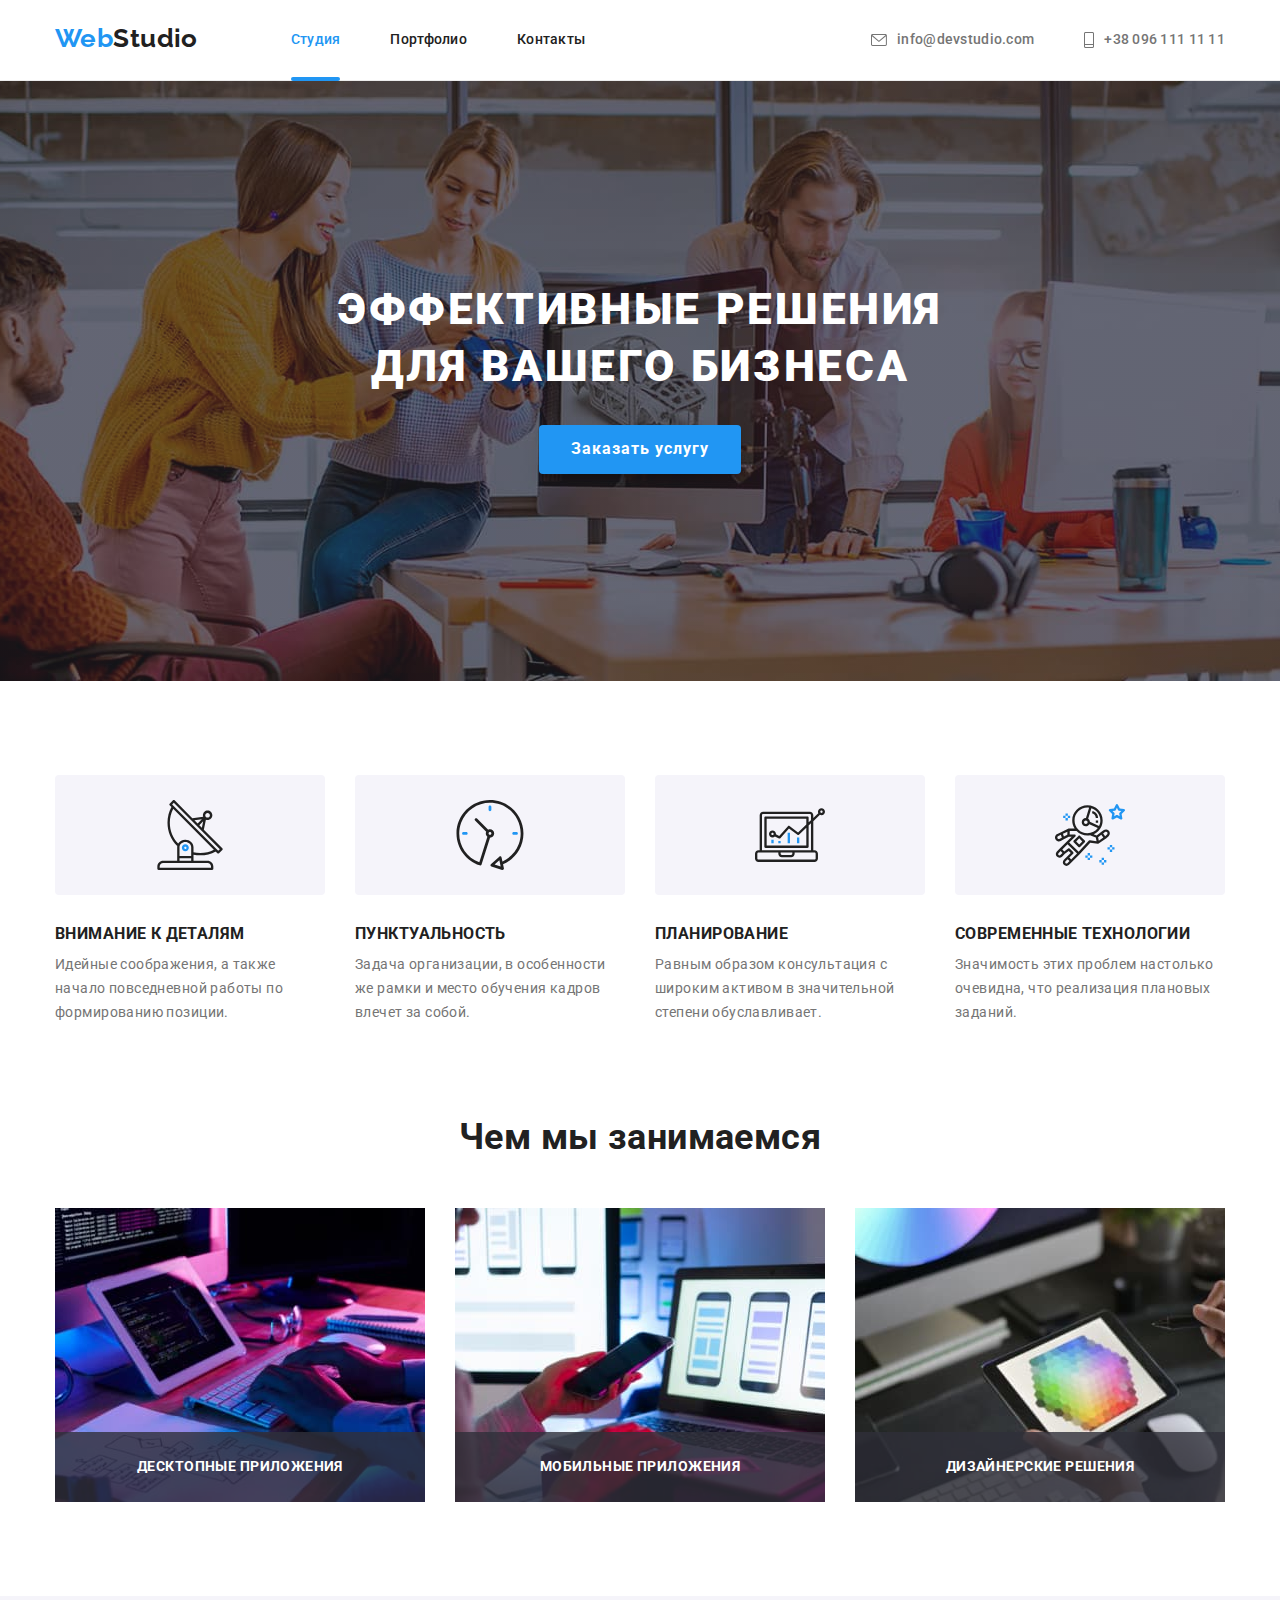
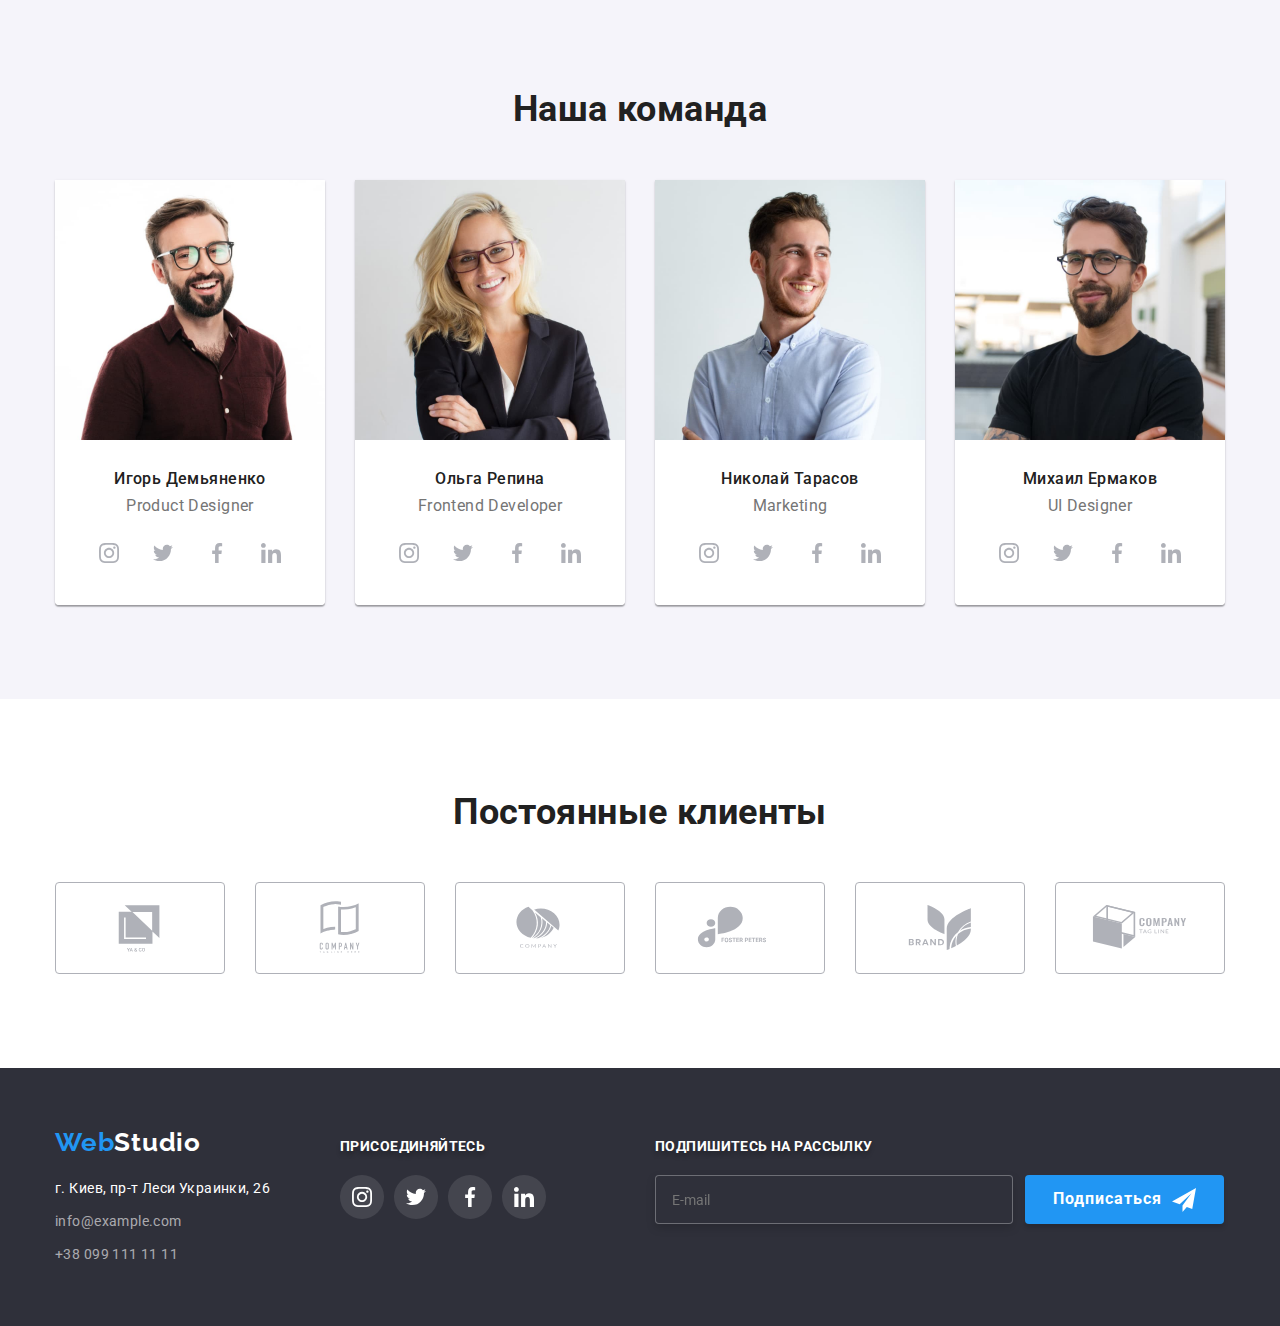
<file: index.html>
<!DOCTYPE html>
<html lang="ru">
  <head>
    <meta charset="UTF-8" />
    <meta http-equiv="X-UA-Compatible" content="IE=edge" />
    <meta name="viewport" content="width=device-width, initial-scale=1.0" />
    <title>Студия</title>
    <link rel="preconnect" href="https://fonts.googleapis.com">
    <link rel="preconnect" href="https://fonts.gstatic.com" crossorigin>
    <link href="https://fonts.googleapis.com/css2?family=Raleway:wght@700&family=Roboto:wght@400;500;700;900&display=swap"
      rel="stylesheet">
    <link rel="stylesheet" href="https://cdnjs.cloudflare.com/ajax/libs/animate.css/4.1.1/animate.min.css" />
    <link rel="stylesheet" href="https://cdnjs.cloudflare.com/ajax/libs/modern-normalize/1.1.0/modern-normalize.min.css" />
    <link rel="stylesheet" href="css/style.css" />
  </head>

  <body>
    <!--top line-->
    <header class="header">
      <div class="container header-wrap">
        <nav class="nav">
        <!--retur to main paig-->
        <a href="./index.html" class="logo animate__animated animate__bounceInRight"><span class="logo-accent">Web</span>Studio</a>
        <!--nav-->
        <ul class="site-nav list">
          <li class="top-item">
            <a class="top_link current animate__animated animate__headShake animate__delay-1s" href="./index.html">Студия</a>
          </li>
          <li class="top-item">
            <a class="top_link animate__animated animate__headShake animate__delay-1s" href="./portfolio.html">Портфолио</a>
          </li>
          <li class="top-item">
            <a class="top_link animate__animated animate__headShake animate__delay-1s" href="">Контакты</a>
          </li>
        </ul>
      </nav>
      <!--contacts-->
      <ul class="top-contacts list">
        <li class="contact-item">
          <a class="top_contact" href="mailto:info@devstudio.com">
            <svg class="top-contact-icon" width="16" height="12">
              <use href="img/icons.svg#icon-email">
              </use>
            </svg>info@devstudio.com</a>
        </li>
        <li class="contact-item">
          <a class="top_contact" href="telto:+380961111111">
            <svg class="top-contact-icon" width="10" height="16">
              <use href="img/icons.svg#icon-phone"></use>
            </svg>+38 096 111 11 11</a>
        </li>
      </ul>
    </div>
    </header>

    <main>
      <!--section 1-->
      <section class="hero overlay">
        <div class="container">
          <h1 class="hero_title">Эффективные решения для вашего бизнеса</h1>
          <button type="button" class="button_primary" data-modal-open>Заказать услугу</button>
        </div>
      </section>

      <!--section 2-->
      <section class="section-features">
      <div class="container top-padding">
          <!--title "Особенности" need to hide whit styles CSS-->
          <h2 class="features">Особенности</h2>
          <ul class="features-list list">
            <li class="features-item">
              <div class="features-icons">
                <svg class="features-icon" width="70" height="70">
                  <use href="img/icons.svg#icon-antenna"></use>
                </svg>
              </div>
              <h3 class="features_title">Внимание к деталям</h3>
              <p>Идейные соображения, а также начало повседневной работы по формированию позиции.</p>
            </li>
            <li class="features-item">
              <div class="features-icons">
                <svg class="features-icon" width="70" height="70">
                  <use href="img/icons.svg#icon-clock"></use>
                </svg>
              </div>
              <h3 class="features_title">Пунктуальность</h3>
              <p>
                Задача организации, в особенности же рамки и место обучения кадров влечет за собой.
              </p>
            </li>
            <li class="features-item">
              <div class="features-icons">
                <svg class="features-icon" width="70" height="70">
                  <use href="img/icons.svg#icon-diagram"></use>
                </svg>
              </div>
              <h3 class="features_title">Планирование</h3>
              <p>
                Равным образом консультация с широким активом в значительной степени обуславливает.
              </p>
            </li>
            <li class="features-item">
              <div class="features-icons">
                <svg class="features-icon" width="70" height="70">
                  <use href="img/icons.svg#icon-astronaut"></use>
                </svg>
              </div>
              <h3 class="features_title">Современные технологии</h3>
              <p>Значимость этих проблем настолько очевидна, что реализация плановых заданий.</p>
            </li>
          </ul>
      </div>
      </section>

      <!--section 3-->
      <section class="section-work no-padding">
      <div class="container">
        <h2 class="work">Чем мы занимаемся</h2>
        <ul class="work-list list">
          <li class="work-item">
            <div class="work-tumb">
              <img src="img/index/section_3/section3-1.jpg" alt="Планирование работы" width="370" height="294" />
              <p class="work-tumb-text">Десктопные приложения</p>
            </div>
            </li>
          <li class="work-item">
            <div class="work-tumb">
              <img src="img/index/section_3/section3-2.jpg" alt="Работа с уведомлениями" width="370" height="294" />
              <p class="work-tumb-text">Мобильные приложения</p>
            </div>
          </li>
          <li class="work-item">
            <div class="work-tumb">
              <img src="img/index/section_3/section3-3.jpg" alt="Оптимизация рабочего графика" width="370" height="294" />
              <p class="work-tumb-text">Дизайнерские решения</p>
            </div>
          </li>
        </ul>
      </div>
      </section>

      <!--section 4-->
      <section class="section-team">
        <div class="container">
          <h2 class="team">Наша команда</h2>
          <ul class="team-list list">
            <li class="team-item">
              <img class="team-img" src="img/index/section_4/section4-1.jpg" alt="Работник компании" width="270" height="260" />
              <div class="team-content">
              <h3 class="team_name">Игорь Демьяненко</h3>
              <p lang="en" class="team_prof">Product Designer</p>
              <ul class="team-socials-list list">
                <li class="team-socials-item">
                  <a href="" class="team-socials-link">
                    <svg class="team-socials-icon" width="20" height="20">
                      <use href="./img/icons.svg#icon-instagram">
                      </use>
                    </svg>
                  </a>
                </li>
                <li class="team-socials-item">
                  <a href="" class="team-socials-link">
                    <svg class="team-socials-icon" width="20" height="20">
                      <use href="./img/icons.svg#icon-twitter">
                      </use>
                    </svg>
                  </a> 
                </li>
                <li class="team-socials-item">
                  <a href="" class="team-socials-link">
                    <svg class="team-socials-icon" width="20" height="20">
                      <use href="./img/icons.svg#icon-facebook">
                      </use>
                    </svg>
                  </a>
                </li>
                <li class="team-socials-item">
                  <a href="" class="team-socials-link">
                    <svg class="team-socials-icon" width="20" height="20">
                      <use href="./img/icons.svg#icon-linkedin">
                      </use>
                    </svg>
                  </a>
                </li>
              </ul>
              </div>
            </li>
            <li class="team-item">
              <img class="team-img" src="img/index/section_4/section4-2.jpg" alt="Работник компании" width="270" height="260" />
              <div class="team-content">
              <h3 class="team_name">Ольга Репина</h3>
              <p lang="en" class="team_prof">Frontend Developer</p>
              <ul class="team-socials-list list">
                <li class="team-socials-item">
                  <a href="" class="team-socials-link">
                    <svg class="team-socials-icon" width="20" height="20">
                      <use href="./img/icons.svg#icon-instagram">
                      </use>
                    </svg>
                  </a>
                </li>
                <li class="team-socials-item">
                  <a href="" class="team-socials-link">
                    <svg class="team-socials-icon" width="20" height="20">
                      <use href="./img/icons.svg#icon-twitter">
                      </use>
                    </svg>
                  </a>
                </li>
                <li class="team-socials-item">
                  <a href="" class="team-socials-link">
                    <svg class="team-socials-icon" width="20" height="20">
                      <use href="./img/icons.svg#icon-facebook">
                      </use>
                    </svg>
                  </a>
                </li>
                <li class="team-socials-item">
                  <a href="" class="team-socials-link">
                    <svg class="team-socials-icon" width="20" height="20">
                      <use href="./img/icons.svg#icon-linkedin">
                      </use>
                    </svg>
                  </a>
                </li>
              </ul>
              </div>
            </li>
            <li class="team-item">
              <img class="team-img" src="img/index/section_4/sectoin4-3.jpg" alt="Работник компании" width="270" height="260" />
              <div class="team-content">
              <h3 class="team_name">Николай Тарасов</h3>
              <p lang="en" class="team_prof">Marketing</p>
              <ul class="team-socials-list list">
                <li class="team-socials-item">
                  <a href="" class="team-socials-link">
                    <svg class="team-socials-icon" width="20" height="20">
                      <use href="./img/icons.svg#icon-instagram">
                      </use>
                    </svg>
                  </a>
                </li>
                <li class="team-socials-item">
                  <a href="" class="team-socials-link">
                    <svg class="team-socials-icon" width="20" height="20">
                      <use href="./img/icons.svg#icon-twitter">
                      </use>
                    </svg>
                  </a>
                </li>
                <li class="team-socials-item">
                  <a href="" class="team-socials-link">
                    <svg class="team-socials-icon" width="20" height="20">
                      <use href="./img/icons.svg#icon-facebook">
                      </use>
                    </svg>
                  </a>
                </li>
                <li class="team-socials-item">
                  <a href="" class="team-socials-link">
                    <svg class="team-socials-icon" width="20" height="20">
                      <use href="./img/icons.svg#icon-linkedin">
                      </use>
                    </svg>
                  </a>
                </li>
              </ul>
              </div>
            </li>
            <li class="team-item">
              <img class="team-img" src="img/index/section_4/section4-4.jpg" alt="Работник компании" width="270" height="260" />
              <div class="team-content">
              <h3 class="team_name">Михаил Ермаков</h3>
              <p lang="en" class="team_prof">UI Designer</p>
              <ul class="team-socials-list list">
                <li class="team-socials-item">
                  <a href="" class="team-socials-link">
                    <svg class="team-socials-icon" width="20" height="20">
                      <use href="./img/icons.svg#icon-instagram">
                      </use>
                    </svg>
                  </a>
                </li>
                <li class="team-socials-item">
                  <a href="" class="team-socials-link">
                    <svg class="team-socials-icon" width="20" height="20">
                      <use href="./img/icons.svg#icon-twitter">
                      </use>
                    </svg>
                  </a>
                </li>
                <li class="team-socials-item">
                  <a href="" class="team-socials-link">
                    <svg class="team-socials-icon" width="20" height="20">
                      <use href="./img/icons.svg#icon-facebook">
                      </use>
                    </svg>
                  </a>
                </li>
                <li class="team-socials-item">
                  <a href="" class="team-socials-link">
                    <svg class="team-socials-icon" width="20" height="20">
                      <use href="./img/icons.svg#icon-linkedin">
                      </use>
                    </svg>
                  </a>
                </li>
              </ul>
              </div>
            </li>
          </ul>
        </div>
      </section>

      <!--section 5-->
      <section class="section-clients">
        <div class="container">
          <h2 class="clients">Постоянные клиенты</h2>
          <ul class="clients-list list">
            <li class="clients-item">
              <a class="clients-link" href="">
                <svg class="clients-icon" width="106" height="60">
                  <use href="img/icons.svg#icon-logo1"></use>
                </svg>
              </a>
            </li>
            <li class="clients-item">
              <a class="clients-link" href="">
                <svg class="clients-icon" width="106" height="60">
                  <use href="img/icons.svg#icon-logo2"></use>
                </svg>
              </a>
            </li>
            <li class="clients-item">
              <a class="clients-link" href="">
                <svg class="clients-icon" width="106" height="60">
                  <use href="img/icons.svg#icon-logo3"></use>
                </svg>
              </a>
            </li>
            <li class="clients-item">
              <a class="clients-link" href="">
                <svg class="clients-icon" width="106" height="60">
                  <use href="img/icons.svg#icon-logo4"></use>
                </svg>
              </a>
            </li>
            <li class="clients-item">
              <a class="clients-link" href="">
                <svg class="clients-icon" width="106" height="60">
                  <use href="img/icons.svg#icon-logo5"></use>
                </svg>
              </a>
            </li>
            <li class="clients-item">
              <a class="clients-link" href="">
                <svg class="clients-icon" width="106" height="60">
                  <use href="img/icons.svg#icon-logo6"></use>
                </svg>
              </a>
            </li>
          </ul>
        </div>
      </section>
    </main>

    <footer class="footer">
      <div class="container footer-container">
        <div class="footer-block">
        <a class="logo-footer" href="./index.html"><span class="logo-accent">Web</span>Studio</a>
        <address class="address">
          <ul class="list">
            <li class="address-item">
              <a class="address-map" href="https://goo.gl/maps/jYwfcW3zjosPF1Vx7" target="_blank" rel="noopener noreferrer" >г.
                Киев, пр-т Леси Украинки, 26</a>
            </li>
            <li class="address-item">
              <a class="address-contact" href="mailto:info@example.com">info@example.com</a>
            </li>
            <li class="address-item">
              <a class="address-contact" href="telto:+380991111111">+38 099 111 11 11</a>
            </li>
          </ul>
        </address>
        </div>
        <div class="footer-block">
          <p class="join-text bottom-text">Присоединяйтесь</p>
          <ul class="join-socials-list list">
            <li class="join-socials-item">
              <a href="" class="join-socials-link">
                <svg class="join-socials-icon" width="20" height="20">
                  <use href="./img/icons.svg#icon-instagram">
                  </use>
                </svg>
              </a>
            </li>
            <li class="join-socials-item">
              <a href="" class="join-socials-link">
                <svg class="join-socials-icon" width="20" height="20">
                  <use href="./img/icons.svg#icon-twitter">
                  </use>
                </svg>
              </a>
            </li>
            <li class="join-socials-item">
              <a href="" class="join-socials-link">
                <svg class="join-socials-icon" width="20" height="20">
                  <use href="./img/icons.svg#icon-facebook">
                  </use>
                </svg>
              </a>
            </li>
            <li class="join-socials-item">
              <a href="" class="join-socials-link">
                <svg class="join-socials-icon" width="20" height="20">
                  <use href="./img/icons.svg#icon-linkedin">
                  </use>
                </svg>
              </a>
            </li>
          </ul>
        </div>
        <div class="footer-subscribe">
          <p class="subscribe-text bottom-text">Подпишитесь на рассылку</p>
          <form class="form-subscribe" >
            <label for="subscribe"></label>
            <input type="email" id="subscribe" name="email" placeholder="E-mail">
            <button class="btn-subscribe button_primary" type="submit">Подписаться<svg class="send-icon" width="24" height="24">
              <use href="img/icons.svg#icon-send"></use>
            </svg></button>
          </form>
        </div>
      </div>
    </footer>
    <div class="backdrop is-hidden" data-modal>
      <div class="modal">
        <button type="button" class="modal-close-btn" data-modal-close>
          <svg class="close-back" width="18" height="18">
            <use href="img/icons.svg#icon-close-black">
            </use>
          </svg>
        </button>
        <p class="modal-title">Оставьте свои данные, мы вам перезвоним</p>
        <form class="modal-form">
          <div class="form-field">
            <label class="form-text" for="user-name">Имя</label>
            <div class="modal-form-wrap">
              <input type="text" id="user-name" class="modal-input" required/>
              <svg class="modal-icon" width="18" height="18">
                <use href="img/icons.svg#icon-person-modal"></use>
              </svg>
            </div>
          </div>
          <div class="form-field">
            <label class="form-text" for="tel">Телефон</label>
            <div class="modal-form-wrap">
            <input type="number" title="+380" id="tel" class="modal-input" required />
            <svg class="modal-icon" width="18" height="18">
              <use href="img/icons.svg#icon-phone-modal"></use>
            </svg>
            </div>
          </div>
          <div class="form-field">
            <label class="form-text" for="email">Почта</label>
            <div class="modal-form-wrap">
            <input type="email" id="email" class="modal-input" required/>
            <svg class="modal-icon" width="18" height="18">
              <use href="img/icons.svg#icon-email-modal"></use>
            </svg>
            </div>
          </div>
          <div class="form-field form-field-bottom">
            <label class="form-text" for="comment">Комментарий</label>
            <textarea class="modal-textarea" name="comment" id="comment" rows="6" placeholder="Введите текст" ></textarea>
          </div>
          <div class="form-checkbox">
            <input type="checkbox" class="modal-check" id="modal-check" name="modal-check" required/>
            <label for="modal-check" class="modal-check-text"><span>
              <svg class="modal-check-icon" width="16" height="15">
                <use href="./img/icons.svg#icon-check"></use>
                    </svg>
                  </span>Соглашаюсь с рассылкой и принимаю</label>
            <a href="" class="policy">Условия договора</a>
          </div>
          <button class="btn-submit button_primary" type="submit">Отправить</button>
        </form>
      </div>          
    </div>
    <script src="./js/modal.js"></script>
  </body>
</html>
</file>
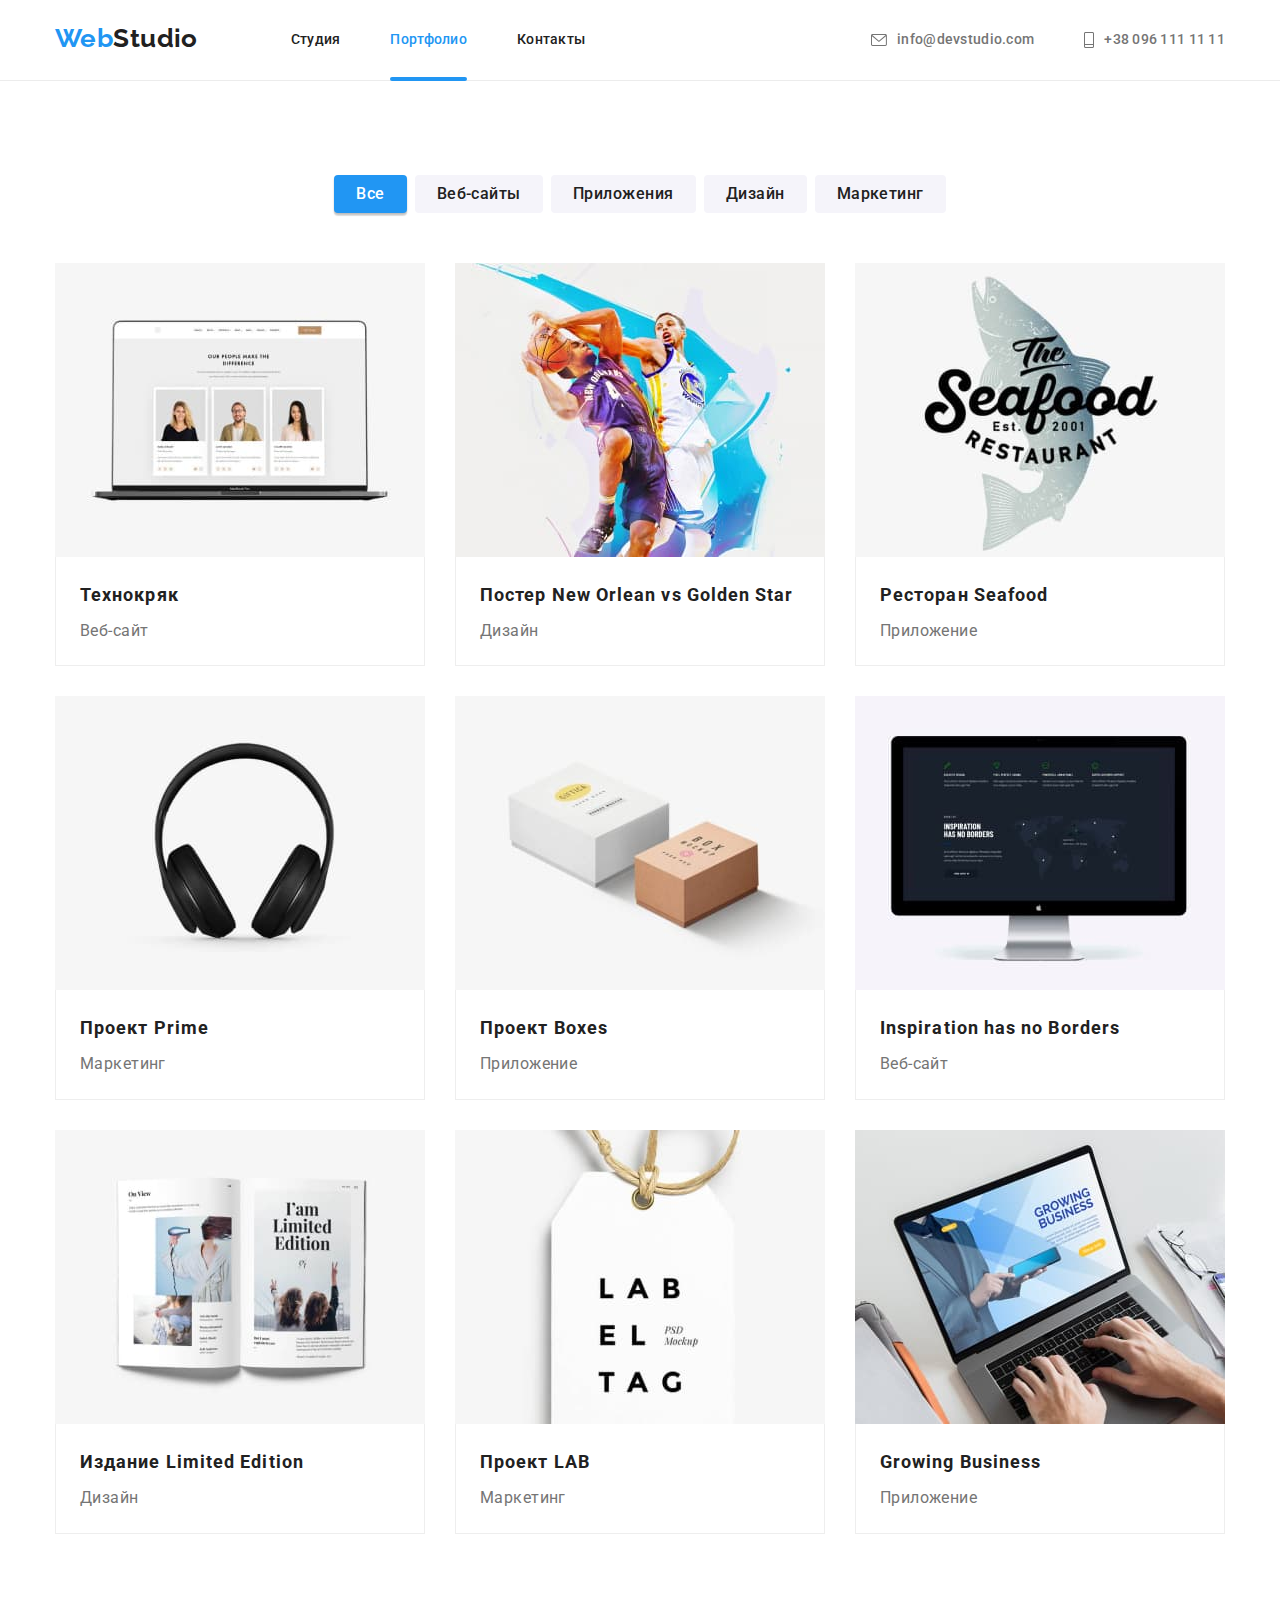
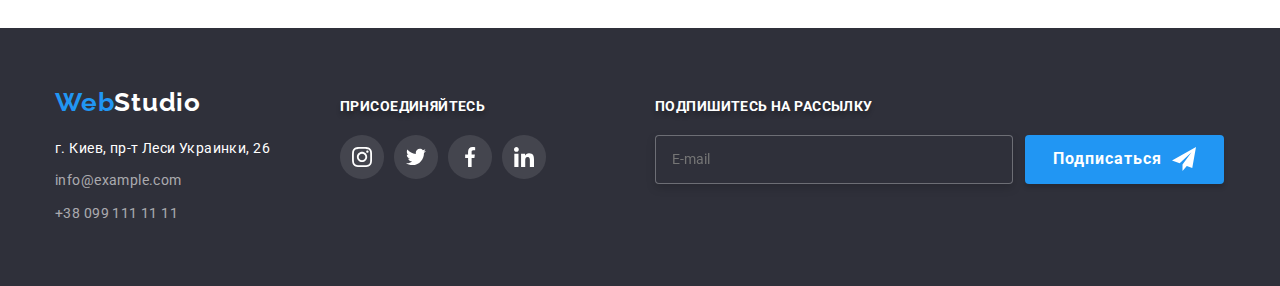
<file: portfolio.html>
<!DOCTYPE html>
<html lang="ru">
  <head>
    <meta charset="UTF-8" />
    <meta http-equiv="X-UA-Compatible" content="IE=edge" />
    <meta name="viewport" content="width=device-width, initial-scale=1.0" />
    <title>Портфолио</title>
    <link rel="preconnect" href="https://fonts.googleapis.com">
    <link rel="preconnect" href="https://fonts.gstatic.com" crossorigin>
    <link href="https://fonts.googleapis.com/css2?family=Raleway:wght@700&family=Roboto:wght@400;500;700;900&display=swap"
      rel="stylesheet">
    <link rel="stylesheet" href="https://cdnjs.cloudflare.com/ajax/libs/animate.css/4.1.1/animate.min.css" />
    <link rel="stylesheet" href="https://cdnjs.cloudflare.com/ajax/libs/modern-normalize/1.1.0/modern-normalize.min.css" />
    <link rel="stylesheet" href="css/style.css" />
  </head>
  <body>
    <!--top lone-->
    <header class="header">
      <div class="container header-wrap">
        <nav class="nav">
          <!--retur to main paig-->
          <a href="./index.html" class="logo animate__animated animate__bounceInRight animate__delay-0.5s"><span class="logo-accent">Web</span>Studio</a>
          <!--nav-->
          <ul class="site-nav list">
            <li class="top-item">
              <a class="top_link animate__animated animate__headShake animate__delay-1s" href="./index.html">Студия</a>
            </li>
            <li class="top-item">
              <a class="top_link current animate__animated animate__headShake animate__delay-1s" href="./portfolio.html">Портфолио</a>
            </li>
            <li class="top-item">
              <a class="top_link animate__animated animate__headShake animate__delay-1s" href="">Контакты</a>
            </li>
          </ul>
        </nav>
        <!--contacts-->
        <ul class="top-contacts list">
          <li class="contact-item">
            <a class="top_contact" href="mailto:info@devstudio.com">
              <svg class="top-contact-icon" width="16" height="12">
                <use href="img/icons.svg#icon-email">
                </use>
              </svg>info@devstudio.com</a>
          </li>
          <li class="contact-item">
            <a class="top_contact" href="telto:+380961111111">
              <svg class="top-contact-icon icon-phone" width="10" height="16">
                <use href="img/icons.svg#icon-phone"></use>
              </svg>+38 096 111 11 11</a>
          </li>
        </ul>
      </div>
    </header>

    <main>
      <!--filter-->
      <section class="section-filter">
        <div class="container top-padding">
          <!--title "Проекти" need to hide whit styles CSS-->
          <h1 class="filter">Проекти</h1>
          <ul class="filter-list list">
            <li class="filter-item">
              <button class="button_current">Все</button>
            </li>
            <li class="filter-item">
              <button class="button_secondary">Веб-сайты</button>
            </li>
            <li class="filter-item">
              <button class="button_secondary">Приложения</button>
            </li>
            <li class="filter-item">
              <button class="button_secondary">Дизайн</button>
            </li>
            <li class="filter-item">
              <button class="button_secondary">Маркетинг</button>
            </li>
          </ul>
          <!--projects-->
          <ul class="project-list list">
            <!--project_1-->
            <li class="project-item">
              <a class="project-link" href="">
                <div class="project-tumb">
                  <img src="img/portfolio/project_1.jpg" alt="Главная страничка сайта" width="370" height="294" />
                  <p class="project-tumb-text">Технокряк это современная площадка распространения коронавируса. Компании используют эту платформу для цифрового
                  шпионажа и атак на защищённые сервера конкурентов.</p>
                </div>
                <div class="project-content">
                  <h2 class="project_name">Технокряк</h2>
                  <p class="project_about">Веб-сайт</p>
                </div>
              </a>
            </li>
            <!--progect_2-->
            <li class="project-item">
              <a class="project-link" href="">
                <div class="project-tumb">
                  <img src="img/portfolio/prpject_2.jpg" alt="Постер баскетбольной команды" width="370" height="294" />
                  <p class="project-tumb-text">Технокряк это современная площадка распространения коронавируса. Компании используют эту
                    платформу для цифрового
                    шпионажа и атак на защищённые сервера конкурентов.</p>
                </div>
                <div class="project-content">
                  <h2 class="project_name">Постер <span lang="en">New Orlean vs Golden Star</span></h2>
                  <p class="project_about">Дизайн</p>
                </div>
              </a>  
            </li>
            <!--progect_3-->
            <li class="project-item">
              <a class="project-link" href="">
                <div class="project-tumb">
                  <img src="img/portfolio/project_3.jpg" alt="Логотип ресторана" width="370" height="294" />
                  <p class="project-tumb-text">Технокряк это современная площадка распространения коронавируса. Компании используют эту
                    платформу для цифрового
                    шпионажа и атак на защищённые сервера конкурентов.</p>
                </div>
                <div class="project-content">
                  <h2 class="project_name">Ресторан <span lang="en">Seafood</span></h2>
                  <p class="project_about">Приложение</p>
                </div>
              </a>  
            </li>
            <!--progect_4-->
            <li class="project-item">
              <a class="project-link" href="">
                <div class="project-tumb">
                  <img src="img/portfolio/project_4.jpg" alt="Наушники" width="370" height="294" />
                  <p class="project-tumb-text">Технокряк это современная площадка распространения коронавируса. Компании используют эту
                    платформу для цифрового
                    шпионажа и атак на защищённые сервера конкурентов.</p>
                </div>
                <div class="project-content">
                  <h2 class="project_name">Проект <span lang="en">Prime</span></h2>
                  <p class="project_about">Маркетинг</p>
                </div>
              </a>  
            </li>
            <!--progect_5-->
            <li class="project-item">
              <a class="project-link" href="">
                <div class="project-tumb">
                  <img src="img/portfolio/project_5.jpg" alt="Коробки" width="370" height="294" />
                  <p class="project-tumb-text">Технокряк это современная площадка распространения коронавируса. Компании используют эту
                    платформу для цифрового
                    шпионажа и атак на защищённые сервера конкурентов.</p>
                </div>
                <div class="project-content">
                  <h2 class="project_name">Проект <span lang="en">Boxes</span></h2>
                  <p class="project_about">Приложение</p>
                </div>
              </a>
            </li>
            <!--progect_6-->
            <li class="project-item">
              <a class="project-link" href="">
                <div class="project-tumb">
                  <img src="img/portfolio/project_6.jpg" alt="Персональний компютер" width="370" height="294" />
                  <p class="project-tumb-text">Технокряк это современная площадка распространения коронавируса. Компании используют эту
                    платформу для цифрового
                    шпионажа и атак на защищённые сервера конкурентов.</p>
                </div>
                <div class="project-content">
                  <h2 lang="en" class="project_name">Inspiration has no Borders</h2>
                  <p class="project_about">Веб-сайт</p>
                </div>
              </a>
            </li>
            <!--progect_7-->
            <li class="project-item">
              <a class="project-link" href="">
                <div class="project-tumb">
                  <img src="img/portfolio/project_7.jpg" alt="Журнальное издание" width="370" height="294" />
                  <p class="project-tumb-text">Технокряк это современная площадка распространения коронавируса. Компании используют эту
                    платформу для цифрового
                    шпионажа и атак на защищённые сервера конкурентов.</p>
                </div>
                <div class="project-content">
                  <h2 class="project_name">Издание <span lang="en">Limited Edition</span></h2>
                  <p class="project_about">Дизайн</p>
                </div>
              </a>  
            </li>
            <!--progect_8-->
            <li class="project-item">
              <a class="project-link" href="">
                <div class="project-tumb">
                  <img src="img/portfolio/project_8.jpg" alt="Етикетка на шнурке" width="370" height="294" />
                  <p class="project-tumb-text">Технокряк это современная площадка распространения коронавируса. Компании используют эту
                    платформу для цифрового
                    шпионажа и атак на защищённые сервера конкурентов.</p>
                </div>
                <div class="project-content">
                  <h2 class="project_name">Проект <span lang="en">LAB</span></h2>
                  <p class="project_about">Маркетинг</p>
                </div>
              </a>  
            </li>
            <!--progect_9-->
            <li class="project-item">
              <a class="project-link" href="">
                <div class="project-tumb">
                  <img src="img/portfolio/project_9.jpg" alt="Работа за ноутбуком" width="370" height="294" />
                  <p class="project-tumb-text">Технокряк это современная площадка распространения коронавируса. Компании используют эту
                    платформу для цифрового
                    шпионажа и атак на защищённые сервера конкурентов.</p>
                </div>
                <div class="project-content">
                  <h2 lang="en" class="project_name">Growing Business</h2>
                  <p class="project_about">Приложение</p>
                </div>
              </a>  
            </li>
          </ul>
        </div>
      </section>
    </main>

    <footer class="footer">
      <div class="container footer-container">
        <div class="footer-block">
          <a class="logo-footer" href="./index.html"><span class="logo-accent">Web</span>Studio</a>
          <address class="address">
            <ul class="list">
              <li class="address-item">
                <a class="address-map" href="https://goo.gl/maps/jYwfcW3zjosPF1Vx7" target="_blank"
                  rel="noopener noreferrer">г.
                  Киев, пр-т Леси Украинки, 26</a>
              </li>
              <li class="address-item">
                <a class="address-contact" href="mailto:info@example.com">info@example.com</a>
              </li>
              <li class="address-item">
                <a class="address-contact" href="telto:+380991111111">+38 099 111 11 11</a>
              </li>
            </ul>
          </address>
        </div>
        <div class="footer-block">
          <p class="join-text bottom-text">Присоединяйтесь</p>
          <ul class="join-socials-list list">
            <li class="join-socials-item">
              <a href="" class="join-socials-link">
                <svg class="join-socials-icon" width="20" height="20">
                  <use href="./img/icons.svg#icon-instagram">
                  </use>
                </svg>
              </a>
            </li>
            <li class="join-socials-item">
              <a href="" class="join-socials-link">
                <svg class="join-socials-icon" width="20" height="20">
                  <use href="./img/icons.svg#icon-twitter">
                  </use>
                </svg>
              </a>
            </li>
            <li class="join-socials-item">
              <a href="" class="join-socials-link">
                <svg class="join-socials-icon" width="20" height="20">
                  <use href="./img/icons.svg#icon-facebook">
                  </use>
                </svg>
              </a>
            </li>
            <li class="join-socials-item">
              <a href="" class="join-socials-link">
                <svg class="join-socials-icon" width="20" height="20">
                  <use href="./img/icons.svg#icon-linkedin">
                  </use>
                </svg>
              </a>
            </li>
          </ul>
        </div>
        <div class="footer-subscribe">
          <p class="subscribe-text bottom-text">Подпишитесь на рассылку</p>
          <form class="form-subscribe">
            <label for="subscribe"></label>
            <input type="email" id="subscribe" name="email" placeholder="E-mail">
            <button class="btn-subscribe button_primary" type="submit">Подписаться<svg class="send-icon" width="24" height="24">
                <use href="img/icons.svg#icon-send"></use>
              </svg></button>
          </form>
        </div>
      </div>
    </footer>
  </body>
</html>
</file>
<file: css/style.css>
/* main-color #757575 */
/* secondary-color #212121 */
/* accent-color #2196F3 */

:root {
  --primary-text-color: #757575;
  --title-text-color: #212121;
  --accent-color: #2196f3;
  --accent-hover: #188ce8;
  --primary-white-color: #ffffff;
  --primary-background: #2f303a;
  --secondary-background: #f5f4fa;
  --top-border: #ececec;
  --bottom-border: #eeeeee;
  --icons-color: #afb1b8;
  --card-gap: 30px;
}
h1,
h2,
h3,
h4,
h5,
h6,
p {
  margin: 0;
}
ul,
button {
  margin: 0;
  padding: 0;
}
img {
  display: block;
  max-width: 100%;
  height: auto;
}
body {
  font-family: "Roboto", sans-serif;
  font-weight: 400;
  font-size: 14px;
  line-height: 1.7;
  letter-spacing: 0.03em;
  background-color: var(--primary-white-color);
  color: var(--primary-text-color);
}

.list {
  padding: 0;
  margin: 0;
  list-style: none;
}
.container {
  margin-left: auto;
  margin-right: auto;
  width: 1200px;
  padding-left: 15px;
  padding-right: 15px;
}
/* ===== Header ====== */
.header {
  border-bottom: 1px solid var(--top-border);
}
.header-wrap {
  display: flex;
}
.nav {
  display: flex;
}
.site-nav {
  display: flex;
  align-items: center;
}
.logo {
  font-family: "Raleway", sans-serif;
  font-weight: 700;
  font-size: 26px;
  line-height: 1.1;
  text-decoration: none;
  color: var(--title-text-color);
  margin-right: 93px;
  padding: 24px 0;
}
.logo-accent {
  font-family: "Raleway", sans-serif;
  font-weight: 700;
  font-size: 26px;
  line-height: 1.1;
  text-decoration: none;
  color: var(--accent-color);
}
.top-item + .top-item {
  margin-left: 50px;
}

.top_link {
  display: flex;
  padding: 32px 0;
  font-weight: 500;
  font-size: 14px;
  line-height: 1.1;
  letter-spacing: 0.02em;
  text-decoration: none;
  color: var(--title-text-color);
  transition: color 250ms cubic-bezier(0.4, 0, 0.2, 1);
}
.top_link:hover,
.top_link:focus,
.top_contact:hover,
.top_contact:focus {
  color: var(--accent-color);
}
.current {
  color: var(--accent-color);
  position: relative;
}
.current::after {
  content: "";
  width: 100%;
  height: 4px;
  position: absolute;
  background-color: var(--accent-color);
  left: 0;
  bottom: -1px;
  border-radius: 2px;
}

.top-contacts {
  display: flex;
  margin-left: auto;
  align-items: center;
}
.top_contact {
  font-weight: 500;
  font-size: 14px;
  line-height: 1.1;
  letter-spacing: 0.02em;
  text-decoration: none;
  color: var(--primary-text-color);
  padding: 32px 0;
  align-items: center;
  justify-content: center;
  display: flex;
  transition: color 250ms cubic-bezier(0.4, 0, 0.2, 1);
}
.contact-item + .contact-item {
  margin-left: 50px;
}
.top-contact-icon {
  margin-right: 10px;
  fill: currentColor;
}
/* ==== end-header ====== */
/* ====section hero ====*/
.overlay {
  max-width: 1600px;
  height: 600px;
  margin-left: auto;
  margin-right: auto;
  background-image: linear-gradient(
      rgba(47, 48, 58, 0.4),
      rgba(47, 48, 58, 0.4)
    ),
    url(../img/index/hero.jpg);
  background-repeat: no-repeat;
  background-position: center;
  background-size: cover;
}
.hero {
  padding-top: 200px;
  padding-bottom: 200px;
  text-align: center;
  background-color: var(--primary-background);
}
.hero_title {
  width: 696px;
  margin-top: 0;
  margin-bottom: 30px;
  margin-left: auto;
  margin-right: auto;
  font-weight: 900;
  font-size: 44px;
  line-height: 1.3;
  letter-spacing: 0.06em;
  text-transform: uppercase;
  color: var(--primary-white-color);
}
/* ====end section hero ====*/
/* ===sections studio ===*/
/* features */
.features,
.filter /*in portfolio*/ {
  display: none;
}
.features-list {
  display: flex;
}
.features-item {
  width: 270px;
}
.features-item:nth-child(n + 2) {
  margin-left: 30px;
}
.features-icons {
  display: flex;
  height: 120px;
  background-color: var(--secondary-background);
  border-radius: 4px;
  margin-bottom: 30px;
  align-items: center;
  justify-content: center;
}
.features_title {
  margin-bottom: 10px;
  font-weight: 700;
  line-height: 1.1;
  text-transform: uppercase;
  color: var(--title-text-color);
}
.section-features,
.section-filter, /* in portfolio*/ 
.section-work,
.section-team,
.section-clients {
  padding-top: 94px;
  padding-bottom: 94px;
}
.no-padding {
  padding-top: 0;
}
/* work */
.work-list {
  display: flex;
}
.work-tumb {
  position: relative;
}
.work-tumb-text {
  display: flex;
  position: absolute;
  bottom: 0;
  left: 0;
  font-weight: 700;
  line-height: 1.1;
  text-align: center;
  text-transform: uppercase;
  color: var(--primary-white-color);
  background-color: rgba(47, 48, 58, 0.8);
  height: 70px;
  width: 100%;
  justify-content: center;
  align-items: center;
}
.work-item + .work-item {
  margin-left: 30px;
}
.work,
.team,
.clients {
  margin-bottom: 50px;
  font-weight: 700;
  font-size: 36px;
  line-height: 1.1;
  text-align: center;
  color: var(--title-text-color);
}

/* Team */
.section-team {
  background-color: var(--secondary-background);
}
.team-list {
  display: flex;
  margin-left: calc(-1 * var(--card-gap));
}

.team-item {
  flex-basis: calc(100% / 4 - var(--card-gap));
  margin-left: var(--card-gap);
  box-shadow: 0px 1px 3px rgba(0, 0, 0, 0.12), 0px 1px 1px rgba(0, 0, 0, 0.14),
    0px 2px 1px rgba(0, 0, 0, 0.2);
  border-radius: 0px 0px 4px 4px;
}
.team-content {
  width: 270px;
  padding: 30px 32px;
  background-color: var(--primary-white-color);
  border-radius: 0px 0px 4px 4px;
}
.team_name {
  font-weight: 500;
  font-size: 16px;
  line-height: 1.1;
  text-align: center;
  color: var(--title-text-color);
  margin-bottom: 10px;
}
.team_prof {
  font-size: 16px;
  line-height: 1.1;
  text-align: center;
  margin-bottom: 16px;
}
.team-socials-list {
  display: flex;
  justify-content: center;
}
.team-socials-link {
  display: flex;
  height: 44px;
  width: 44px;
  border-radius: 50%;
  align-items: center;
  justify-content: center;
  color: var(--icons-color);
  transition: color 250ms cubic-bezier(0.4, 0, 0.2, 1),
    background-color 250ms cubic-bezier(0.4, 0, 0.2, 1);
}
.team-socials-item + .team-socials-item {
  margin-left: 10px;
}
.team-socials-icon {
  fill: currentColor;
}
.team-socials-link:hover,
.team-socials-link:focus {
  background-color: var(--accent-color);
  color: var(--primary-white-color);
}
/*=======clients=======*/
.clients {
  margin-bottom: 50px;
}
.clients-list {
  display: flex;
}
.clients-item + .clients-item {
  margin-left: var(--card-gap);
}
.clients-link {
  display: flex;
  width: 170px;
  height: 92px;
  border: 1px solid var(--icons-color);
  border-radius: 4px;
  align-items: center;
  justify-content: center;
  color: var(--icons-color);
  cursor: pointer;
  transition: color 250ms cubic-bezier(0.4, 0, 0.2, 1),
    border-color 250ms cubic-bezier(0.4, 0, 0.2, 1);
}
.clients-icon {
  fill: currentColor;
  /* transition: color 250ms cubic-bezier(0.4, 0, 0.2, 1),
    background-color 250ms cubic-bezier(0.4, 0, 0.2, 1); */
}
.clients-link:hover,
.clients-link:focus {
  color: var(--accent-color);
  border: 1px solid var(--accent-color);
}
/*=======END clients=======*/
/* ===END sections studio ===*/
/* =======footer======= */
.footer {
  background-color: var(--primary-background);
  padding-top: 60px;
  padding-bottom: 60px;
}
.footer-container {
  display: flex;
  align-items: baseline;
}
.footer-block + .footer-block {
  margin-left: 70px;
}
.logo-footer {
  display: flex;
  font-family: "Raleway", sans-serif;
  font-weight: 700;
  font-size: 26px;
  line-height: 1.1;
  letter-spacing: 0.03em;
  text-decoration: none;
  color: var(--primary-white-color);
  margin-bottom: 20px;
}
.address-item:not(:last-child) {
  margin-bottom: 9px;
}
.address-map {
  font-style: normal;
  text-decoration: none;
  color: var(--primary-white-color);
  transition: color 250ms cubic-bezier(0.4, 0, 0.2, 1);
}
.address-contact {
  font-style: normal;
  text-decoration: none;
  color: rgba(255, 255, 255, 0.6);
  transition: color 250ms cubic-bezier(0.4, 0, 0.2, 1);
}
.address-map:hover,
.address-map:focus {
  color: var(--accent-color);
}
.address-contact:hover,
.address-contact:focus {
  color: var(--accent-color);
}
.bottom-text {
  margin-bottom: 20px;
  text-transform: uppercase;
  font-weight: 700;
  line-height: 1.14;
  color: var(--primary-white-color);
  text-shadow: 0px 4px 4px rgba(0, 0, 0, 0.25);
}
.join-socials-list {
  display: flex;
  justify-content: center;
}
.join-socials-link {
  display: flex;
  height: 44px;
  width: 44px;
  border-radius: 50%;
  align-items: center;
  justify-content: center;
  color: var(--primary-white-color);
  background-image: linear-gradient(
    rgba(255, 255, 255, 0.1),
    rgba(255, 255, 255, 0.1)
  );
  transition: background-color 250ms cubic-bezier(0.4, 0, 0.2, 1);
}
.join-socials-item + .join-socials-item {
  margin-left: 10px;
}
.join-socials-icon {
  fill: currentColor;
}
.join-socials-link:hover,
.join-socials-link:focus {
  background-color: var(--accent-color);
}
.footer-subscribe {
  display: flex;
  width: 570px;
  flex-direction: column;
  margin-left: auto;
}
.form-subscribe {
  display: flex;
}
.send-icon {
  margin-left: 10px;
}
.form-subscribe input {
  width: 358px;
  margin-right: 12px;
  padding: 15px 16px;
  color: rgba(255, 255, 255, 0.6);
  background-color: var(--primary-background);
  border: 1px solid rgba(255, 255, 255, 0.3);
  filter: drop-shadow(0px 4px 4px rgba(0, 0, 0, 0.15));
  border-radius: 4px;
}
/* ========end footer===== */
/* =======portfolio section======= */
.filter-list {
  display: flex;
  justify-content: center;
  margin-bottom: 50px;
}
.filter-item + .filter-item {
  margin-left: 8px;
}
.project-list {
  display: flex;
  margin-left: calc(-1 * var(--card-gap));
  margin-top: calc(-1 * var(--card-gap));
  flex-wrap: wrap;
}
.project-item {
  width: calc(100% / 3 - var(--card-gap));
  margin-left: var(--card-gap);
  margin-top: var(--card-gap);
}
.project-link:hover .project-tumb-text,
.project-link:focus .project-tumb-text {
  transform: translateY(0);
}
.project-link {
  display: block;
  text-decoration: none;
  transition: box-shadow 250ms cubic-bezier(0.4, 0, 0.2, 1);
}
.project-link:hover,
.project-link:focus {
  border: 1px solid var(--bottom-border);
  box-shadow: 0px 1px 1px rgba(0, 0, 0, 0.12), 0px 4px 4px rgba(0, 0, 0, 0.06),
    1px 4px 6px rgba(0, 0, 0, 0.16);
}
.project-tumb {
  position: relative;
  overflow: hidden;
}
.project-tumb-text {
  position: absolute;
  top: 0;
  left: 0;
  font-size: 18px;
  line-height: 1.5;
  color: var(--primary-white-color);
  background-color: rgba(33, 150, 243, 0.9);
  padding: 63px 24px;
  height: 100%;
  transform: translateY(101%);
  transition: transform 250ms cubic-bezier(0.4, 0, 0.2, 1);
}
.project-content {
  padding: 20px 24px;
  border: 1px solid var(--bottom-border);
  border-top: 0;
}
.project_name {
  font-weight: 700;
  font-size: 18px;
  line-height: 2;
  letter-spacing: 0.06em;
  color: var(--title-text-color);
  margin-bottom: 4px;
}
.project_about {
  font-size: 16px;
  line-height: 1.8;
  color: var(--primary-text-color);
}
/* =======end portfolio section======= */
/* ======button ========*/
.button_primary {
  border: 0;
  padding: 10px 32px;
  min-width: 136px;
  text-align: center;
  font-weight: 700;
  font-size: 16px;
  line-height: 1.8;
  letter-spacing: 0.06em;
  color: var(--primary-white-color);
  background-color: var(--accent-color);
  box-shadow: 0px 4px 4px rgba(0, 0, 0, 0.15);
  cursor: pointer;
  border-radius: 4px;
  transition: color 250ms cubic-bezier(0.4, 0, 0.2, 1),
    background-color 250ms cubic-bezier(0.4, 0, 0.2, 1);
}
.button_secondary,
.button_current {
  border: 0;
  padding: 6px 22px;
  font-weight: 500;
  font-size: 16px;
  line-height: 1.6;
  letter-spacing: 0.03em;
  cursor: pointer;
  border-radius: 4px;
  transition: color 250ms cubic-bezier(0.4, 0, 0.2, 1),
    background-color 250ms cubic-bezier(0.4, 0, 0.2, 1),
    box-shadow 250ms cubic-bezier(0.4, 0, 0.2, 1);
}
.button_secondary {
  background-color: var(--secondary-background);
  color: var(--title-text-color);
}
.button_current {
  color: var(--primary-white-color);
  background-color: var(--accent-color);
  box-shadow: 0px 3px 1px rgba(0, 0, 0, 0.1), 0px 1px 2px rgba(0, 0, 0, 0.08),
    0px 2px 2px rgba(0, 0, 0, 0.12);
}
.button_primary:hover,
.button_primary:focus {
  color: var(--primary-white-color);
  background-color: var(--accent-hover);
}
.button_secondary:hover,
.button_secondary:focus {
  color: var(--primary-white-color);
  background-color: var(--accent-color);
  box-shadow: 0px 3px 1px rgba(0, 0, 0, 0.1), 0px 1px 2px rgba(0, 0, 0, 0.08),
    0px 2px 2px rgba(0, 0, 0, 0.12);
}
.btn-subscribe {
  padding: 10px 28px;
  display: flex;
  align-items: center;
}
/*=======END Button======== */
.backdrop {
  width: 100vw;
  height: 100vh;
  background: rgba(0, 0, 0, 0.2);
  position: fixed;
  top: 0;
  transition: opacity 600ms, visibility 600ms;
}
.backdrop.is-hidden .modal {
  transform: rotate(180deg) scale(0.1) translate(2600px, 2000px);
}
.modal {
  width: 528px;
  min-height: 581px;
  background-color: var(--primary-white-color);
  box-shadow: 0px 1px 3px rgba(0, 0, 0, 0.12), 0px 1px 1px rgba(0, 0, 0, 0.14),
    0px 2px 1px rgba(0, 0, 0, 0.2);
  border-radius: 4px;
  position: absolute;
  top: 50%;
  left: 50%;
  transform: translate(-50%, -50%) rotate(0) scale(1);
  transition: 600ms;
  padding: 40px;
}
.modal-title {
  margin-bottom: 12px;
  font-weight: 700;
  font-size: 20px;
  line-height: 1.17;
  letter-spacing: 0.03em;
  color: var(--title-text-color);
}
.modal-form {
  width: 448px;
}
.modal-input {
  width: 100%;
  transition: border-color 250ms cubic-bezier(0.4, 0, 0.2, 1);
}
.form-field {
  display: flex;
  flex-direction: column;
  margin-bottom: 10px;
}
.form-field-bottom {
  margin-bottom: 20px;
}
.form-text {
  line-height: 1;
}
.modal-form-wrap {
  position: relative;
}
.modal-icon {
  position: absolute;
  left: 12px;
  top: 50%;
  transform: translateY(-50%);
  transition: fill 250ms cubic-bezier(0.4, 0, 0.2, 1);
}
.form-checkbox {
  display: flex;
  margin-bottom: 30px;
  text-align: center;
  justify-content: center;
}
.form-field label {
  margin-bottom: 4px;
}
.form-field input {
  margin: 0;
  padding: 11px 12px 11px 42px;
  border-radius: 4px;
  border: 1px solid rgba(33, 33, 33, 0.2);
}
.form-field textarea {
  margin: 0;
  padding: 11px 12px;
  border-radius: 4px;
  border: 1px solid rgba(33, 33, 33, 0.2);
  transition: border-color 250ms cubic-bezier(0.4, 0, 0.2, 1);
}

.modal-input:hover,
.modal-input:focus {
  border-color: var(--accent-color);
}
.modal-input:hover + .modal-icon,
.modal-input:focus + .modal-icon {
  fill: var(--accent-color);
}
.modal-textarea:hover,
.modal-textarea:focus {
  border-color: var(--accent-color);
}
.modal-check-text {
  display: flex;
  align-items: center;
  justify-content: center;
  line-height: 1;
}

.modal-check-text span {
  width: 16px;
  height: 15px;
  border: 2px solid #000000;
  border-radius: 2px;
  margin-right: 5px;
  display: flex;
  align-items: center;
  justify-content: center;
}

.modal-check-icon {
  fill: transparent;
}

.modal-check:checked + .modal-check-text > span {
  background-color: var(--accent-color);
  border: none;
}
.modal-check:focus + .modal-check-text > span,
.modal-check:hover + .modal-check-text > span {
  border-color: var(--accent-color);
}

.modal-check:checked + .modal-check-text svg {
  fill: var(--primary-white-color);
}
.modal-check {
  position: absolute;
  appearance: none;
}
.policy {
  margin-left: 2px;
  color: var(--accent-color);
  text-decoration: underline;
}
.btn-submit {
  display: flex;
  margin-left: auto;
  margin-right: auto;
}
.modal-close-btn {
  display: flex;
  width: 30px;
  height: 30px;
  border-radius: 50%;
  background-color: var(--primary-white-color);
  border: 1px solid rgba(0, 0, 0, 0.1);
  filter: drop-shadow(0px 4px 4px rgba(0, 0, 0, 0.25));
  align-items: center;
  justify-content: center;
  position: absolute;
  top: 8px;
  right: 8px;
  cursor: pointer;
  transition: drop-shadow 250ms cubic-bezier(0.4, 0, 0.2, 1),
    border-color 250ms cubic-bezier(0.4, 0, 0.2, 1);
}
.modal-close-btn:hover,
.modal-close-btn:focus {
  filter: drop-shadow(0px 1px 4px rgba(0, 0, 0, 0.25));
  border-color: var(--accent-color);
}
.is-hidden {
  opacity: 0;
  pointer-events: none;
  visibility: hidden;
}

textarea {
  resize: none;
}
</file>
